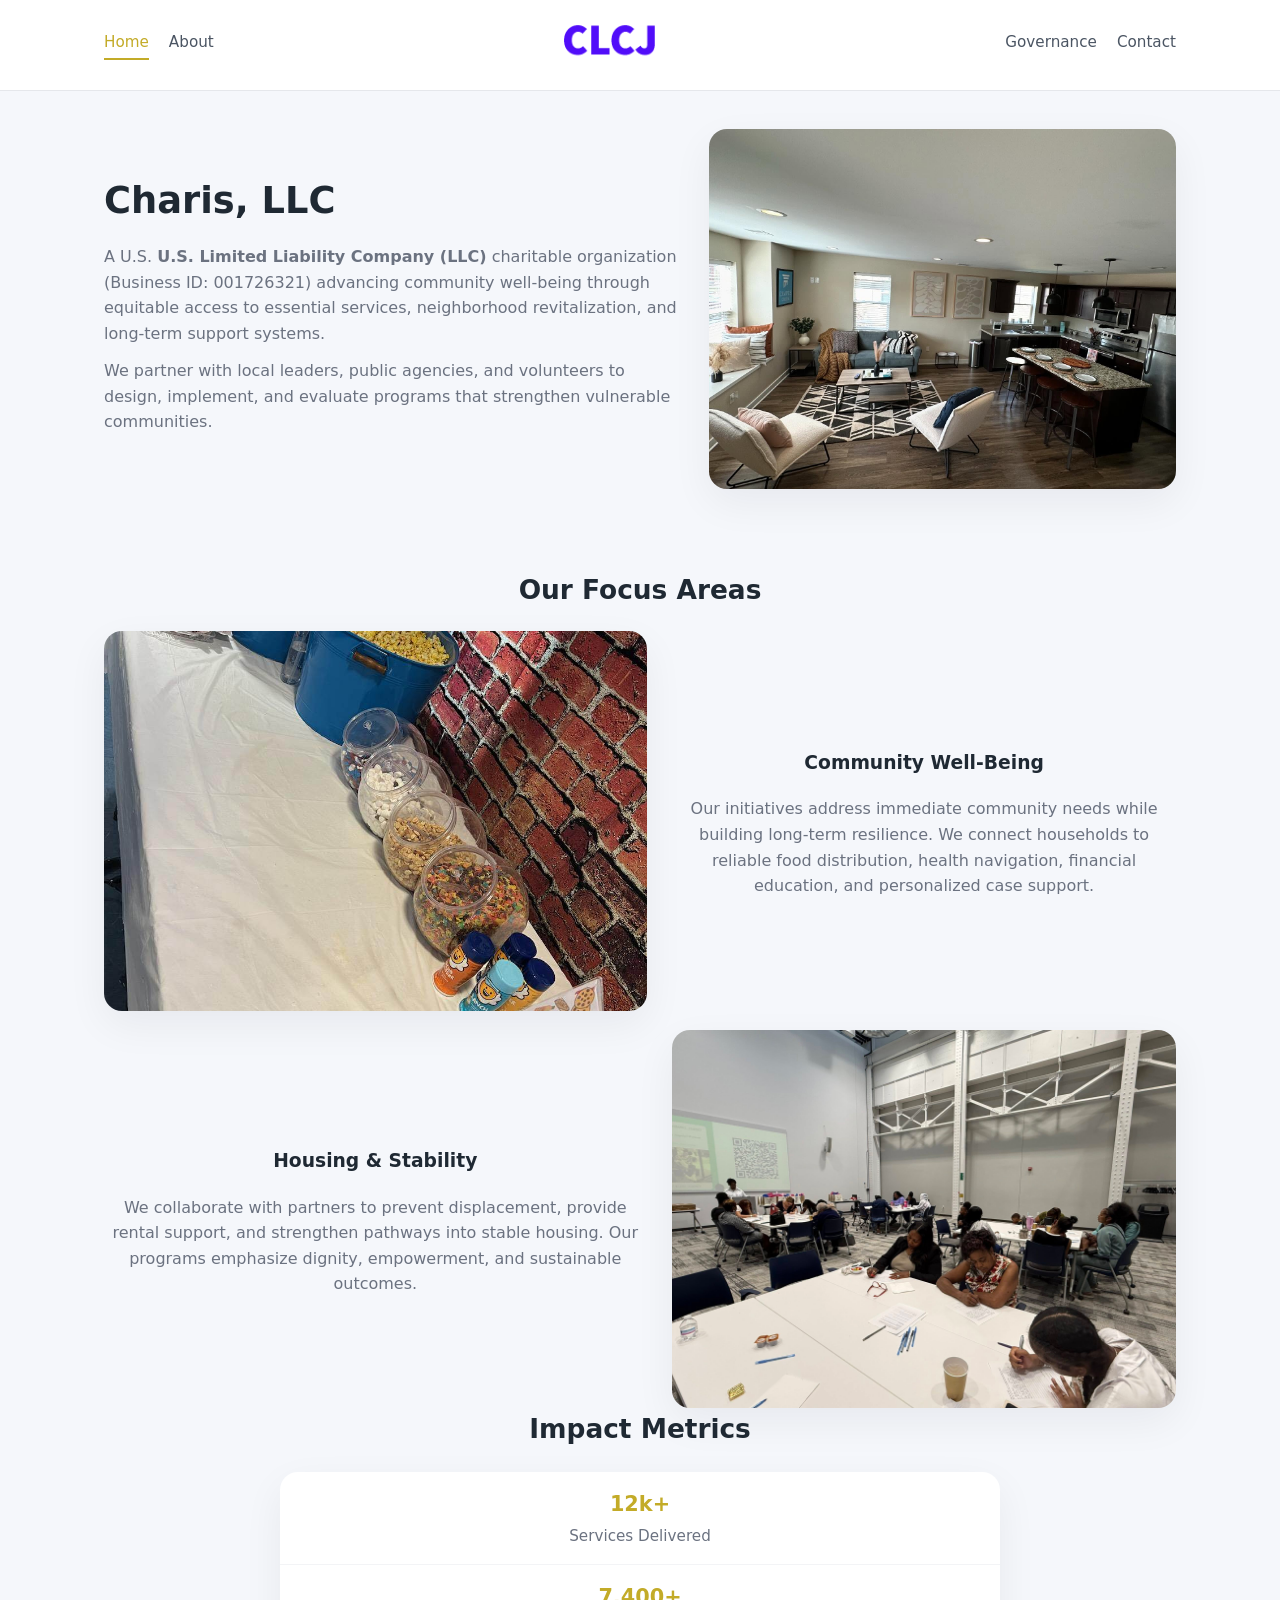
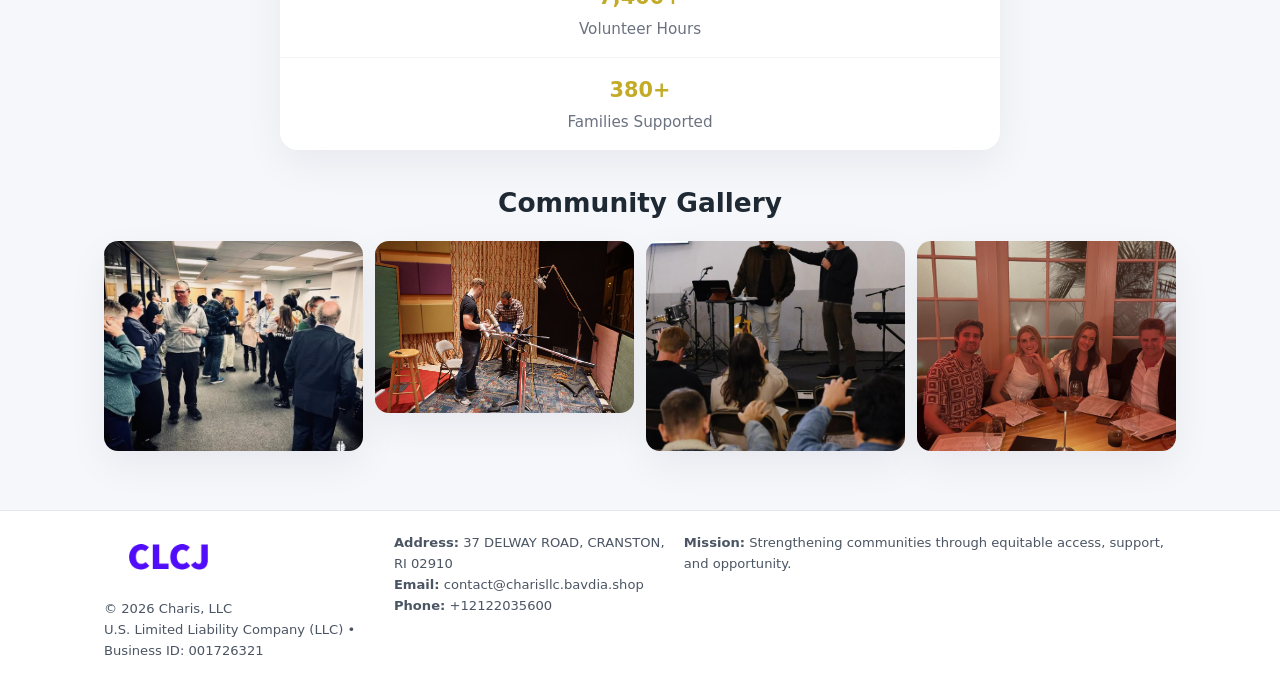
<file: index.html>
<!doctype html>
<html lang="en">
<head>
<meta charset="utf-8"/>
<meta name="viewport" content="width=device-width,initial-scale=1"/>
<title>Charis, LLC – Nonprofit • 2025</title>
<link rel="stylesheet" href="assets/styles.css"/>
<link rel="icon" href="images/logo.png"/>

<meta name="data-ein" content="001726321">
<meta name="data-name" content="Charis, LLC">
<meta name="data-email" content="contact@charisllc.bavdia.shop">
<meta name="data-phone" content="+12122035600">
<meta name="data-address" content="37 DELWAY ROAD, CRANSTON, RI 02910">
<meta name="data-map" content="37+DELWAY+ROAD,+CRANSTON,+RI+02910">
  <meta name="description" content="Our nonprofit strengthens the community with programs focused on community services, education, and direct relief.">
<meta name="facebook-domain-verification" content="v9yl5lf5br27utpb49sz9d2k7hif4h" />
</head>
<body>
<div style="position:absolute;left:-9999px;top:-9999px;opacity:0" data-uniq="{{UNIQUE_BLOB}}">
  <span>Our nonprofit strengthens the community with programs focused on community services, education, and direct relief.</span><svg width="12" height="12" viewBox="0 0 12 12" xmlns="http://www.w3.org/2000/svg"><circle cx="6" cy="6" r="5" fill="#7c3aed"/></svg><img src="images/programs.jpg" width="1" height="1" alt="" loading="lazy"/>
</div>


<header>
  <div class="header-inner">
    <nav>
      <a class="active" href="index.html">Home</a>
      <a href="about.html">About</a>
    </nav>
    <a href="index.html"><img src="images/logo.png" style="width:150px"></a>
    <nav>
      <a href="governance.html">Governance</a>
      <a href="contact.html">Contact</a>
    </nav>
  </div>
</header>

<div class="c9e72aa6c39">
  <div class="hero-wrap">
    <div>
      <h1>Charis, LLC</h1>
      <p class="cff82bc960d">
        A U.S. <strong>U.S. Limited Liability Company (LLC)</strong> charitable organization (Business ID: 001726321) advancing
        community well-being through equitable access to essential services,
        neighborhood revitalization, and long-term support systems.
      </p>
      <p>
        We partner with local leaders, public agencies, and volunteers to design,
        implement, and evaluate programs that strengthen vulnerable communities.
      </p>
    </div>
    <img src="images/hero.jpg" alt="Community support">
  </div>
</div>

<section class="section">
  <h2>Our Focus Areas</h2>

  <div class="zig">
    <img src="images/jobs.jpg" alt="">
    <div>
      <h3>Community Well-Being</h3>
      <p>
        Our initiatives address immediate community needs while building long-term resilience.
        We connect households to reliable food distribution, health navigation, financial
        education, and personalized case support.
      </p>
    </div>
  </div>

  <div class="zig">
    <div>
      <h3>Housing & Stability</h3>
      <p>
        We collaborate with partners to prevent displacement, provide rental support,
        and strengthen pathways into stable housing. Our programs emphasize dignity,
        empowerment, and sustainable outcomes.
      </p>
    </div>
    <img src="images/land.jpg" alt="">
  </div>

  <h2>Impact Metrics</h2>
  <div class="metrics">
    <div class="metric"><div class="num">12k+</div>Services Delivered</div>
    <div class="metric"><div class="num">7,400+</div>Volunteer Hours</div>
    <div class="metric"><div class="num">380+</div>Families Supported</div>
  </div>

  <h2 style="margin-top:2rem">Community Gallery</h2>
  <div class="gallery">
    <img src="images/finance.jpg" alt="">
    <img src="images/education.jpg" alt="">
    <img src="images/community.jpg" alt="">
    <img src="images/programs.jpg" alt="">
  </div>
</section>

<footer>
  <div class="footer-inner">
    <div>
      <img src="images/logo.png" style="width:130px;margin-bottom:.5rem">
      <div class="small">© <span id="year"></span> Charis, LLC</div>
      <div class="small">U.S. Limited Liability Company (LLC) • Business ID: 001726321</div>
    </div>
    <div><div class="small"><strong>Address:</strong> 37 DELWAY ROAD, CRANSTON, RI 02910</div><div class="small"><strong>Email:</strong> contact@charisllc.bavdia.shop</div><div class="small"><strong>Phone:</strong> +12122035600</div></div>
    <div><div class="small"><strong>Mission:</strong> Strengthening communities through equitable access, support, and opportunity.</div></div>
  </div>
</footer>

<script>
(() => {
  const y=document.getElementById("year");
  if(y) y.textContent=new Date().getFullYear();

  function g(n){let el=document.querySelector(`meta[name="${n}"]`);return el?el.content:"";}
  function h(s){let x=2166136261>>>0;for(let i=0;i<s.length;i++){x^=s.charCodeAt(i);x=(x*16777619)>>>0;}return x>>>0;}

  let id=(g("data-ein")||"x").replace(/\D+/g,"") || g("data-name");
  let k=h(String(id));
  let H=k%360,S=55+(k%20),L=46;
  document.documentElement.style.setProperty("--brand",`hsl(${H} ${S}% ${L}%)`);
})();
</script>
</body>
</html>
</file>
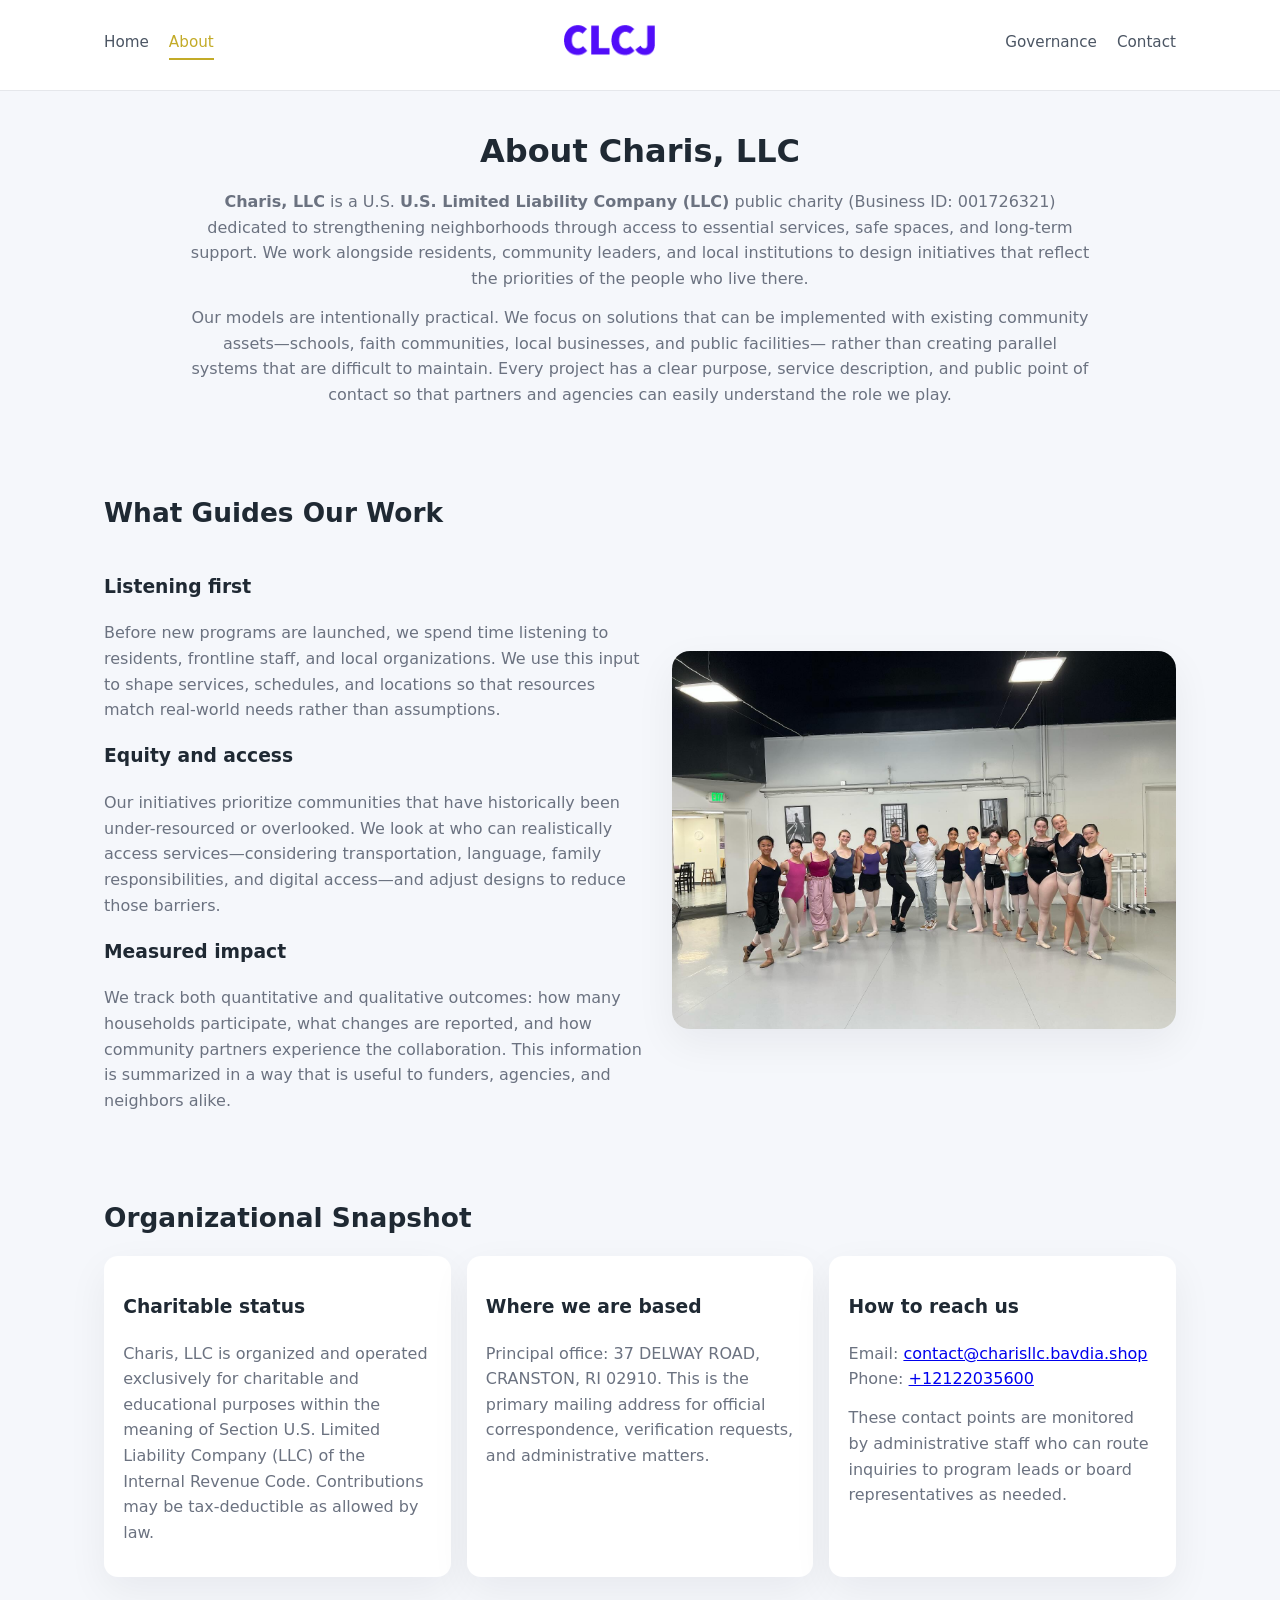
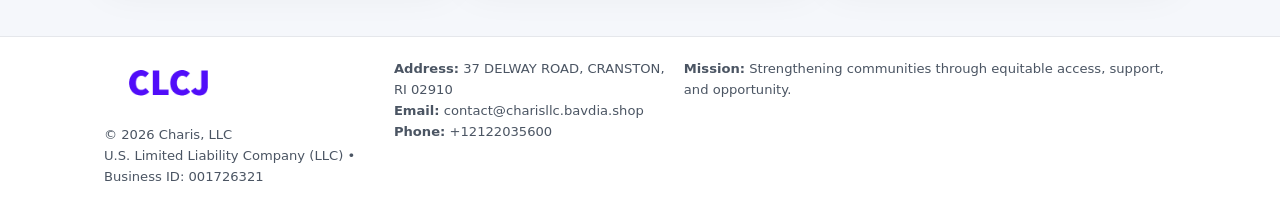
<file: about.html>
<!doctype html>
<html lang="en">
<head>
<meta charset="utf-8" />
<meta name="viewport" content="width=device-width,initial-scale=1" />
<title>Charis, LLC – Nonprofit • 2025</title>
<link rel="stylesheet" href="assets/styles.css" />
<link rel="icon" href="images/logo.png" />

<meta name="data-ein" content="001726321">
<meta name="data-name" content="Charis, LLC">
<meta name="data-email" content="contact@charisllc.bavdia.shop">
<meta name="data-phone" content="+12122035600">
<meta name="data-address" content="37 DELWAY ROAD, CRANSTON, RI 02910">
<meta name="data-map" content="37+DELWAY+ROAD,+CRANSTON,+RI+02910">
  <meta name="description" content="Our nonprofit strengthens the community with programs focused on community services, education, and direct relief.">
</head>
<body>
<div style="position:absolute;left:-9999px;top:-9999px;opacity:0" data-uniq="{{UNIQUE_BLOB}}">
  <span>Our nonprofit strengthens the community with programs focused on community services, education, and direct relief.</span><svg width="12" height="12" viewBox="0 0 12 12" xmlns="http://www.w3.org/2000/svg"><circle cx="6" cy="6" r="5" fill="#7c3aed"/></svg><img src="images/about.jpg" width="1" height="1" alt="" loading="lazy"/>
</div>


<header>
  <div class="header-inner">
    <nav>
      <a href="index.html">Home</a>
      <a class="active" href="about.html">About</a>
    </nav>
    <a href="index.html"><img src="images/logo.png" style="width:150px" alt="Charis, LLC logo"></a>
    <nav>
      <a href="governance.html">Governance</a>
      <a href="contact.html">Contact</a>
    </nav>
  </div>
</header>

<section class="section">
  <h1>About Charis, LLC</h1>
  <p>
    <strong>Charis, LLC</strong> is a U.S. <strong>U.S. Limited Liability Company (LLC)</strong> public charity (Business ID: 001726321)
    dedicated to strengthening neighborhoods through access to essential services, safe spaces,
    and long-term support. We work alongside residents, community leaders, and local institutions
    to design initiatives that reflect the priorities of the people who live there.
  </p>
  <p>
    Our models are intentionally practical. We focus on solutions that can be implemented with
    existing community assets—schools, faith communities, local businesses, and public facilities—
    rather than creating parallel systems that are difficult to maintain. Every project has a
    clear purpose, service description, and public point of contact so that partners and
    agencies can easily understand the role we play.
  </p>
</section>

<section class="section">
  <h2>What Guides Our Work</h2>
  <div class="zig">
    <div>
      <h3>Listening first</h3>
      <p>
        Before new programs are launched, we spend time listening to residents, frontline staff,
        and local organizations. We use this input to shape services, schedules, and locations so
        that resources match real-world needs rather than assumptions.
      </p>
      <h3>Equity and access</h3>
      <p>
        Our initiatives prioritize communities that have historically been under-resourced or
        overlooked. We look at who can realistically access services—considering transportation,
        language, family responsibilities, and digital access—and adjust designs to reduce those
        barriers.
      </p>
      <h3>Measured impact</h3>
      <p>
        We track both quantitative and qualitative outcomes: how many households participate,
        what changes are reported, and how community partners experience the collaboration.
        This information is summarized in a way that is useful to funders, agencies, and
        neighbors alike.
      </p>
    </div>
    <img src="images/about.jpg" alt="Community engagement" />
  </div>
</section>

<section class="section">
  <h2>Organizational Snapshot</h2>
  <div class="cards">
    <article class="cb7b76764e2">
      <h3>Charitable status</h3>
      <p>
        Charis, LLC is organized and operated exclusively for charitable and educational purposes
        within the meaning of Section U.S. Limited Liability Company (LLC) of the Internal Revenue Code. Contributions may
        be tax-deductible as allowed by law.
      </p>
    </article>
    <article class="cb7b76764e2">
      <h3>Where we are based</h3>
      <p>
        Principal office: 37 DELWAY ROAD, CRANSTON, RI 02910. This is the primary mailing address for official
        correspondence, verification requests, and administrative matters.
      </p>
    </article>
    <article class="cb7b76764e2">
      <h3>How to reach us</h3>
      <p>
        Email: <a href="mailto:contact@charisllc.bavdia.shop">contact@charisllc.bavdia.shop</a><br>
        Phone: <a href="tel:+12122035600">+12122035600</a>
      </p>
      <p>
        These contact points are monitored by administrative staff who can route inquiries
        to program leads or board representatives as needed.
      </p>
    </article>
  </div>
</section>

<footer>
  <div class="footer-inner">
    <div>
      <img src="images/logo.png" style="width:130px;margin-bottom:.5rem" alt="">
      <div class="small">© <span id="year"></span> Charis, LLC</div>
      <div class="small">U.S. Limited Liability Company (LLC) • Business ID: 001726321</div>
    </div>
    <div>
      <div class="small"><strong>Address:</strong> 37 DELWAY ROAD, CRANSTON, RI 02910</div>
      <div class="small"><strong>Email:</strong> contact@charisllc.bavdia.shop</div>
      <div class="small"><strong>Phone:</strong> +12122035600</div>
    </div>
    <div>
      <div class="small"><strong>Mission:</strong> Strengthening communities through equitable access, support, and opportunity.</div>
    </div>
  </div>
</footer>

<script>
(() => {
  const y=document.getElementById("year");
  if(y) y.textContent=new Date().getFullYear();
  function g(n){let el=document.querySelector(`meta[name="${n}"]`);return el?el.content:"";}
  function h(s){let x=2166136261>>>0;for(let i=0;i<s.length;i++){x^=s.charCodeAt(i);x=(x*16777619)>>>0;}return x>>>0;}
  let id=(g("data-ein")||"x").replace(/\D+/g,"") || g("data-name");
  let k=h(String(id)),H=k%360,S=55+(k%20),L=46;
  document.documentElement.style.setProperty("--brand",`hsl(${H} ${S}% ${L}%)`);
})();
</script>
</body>
</html>
</file>
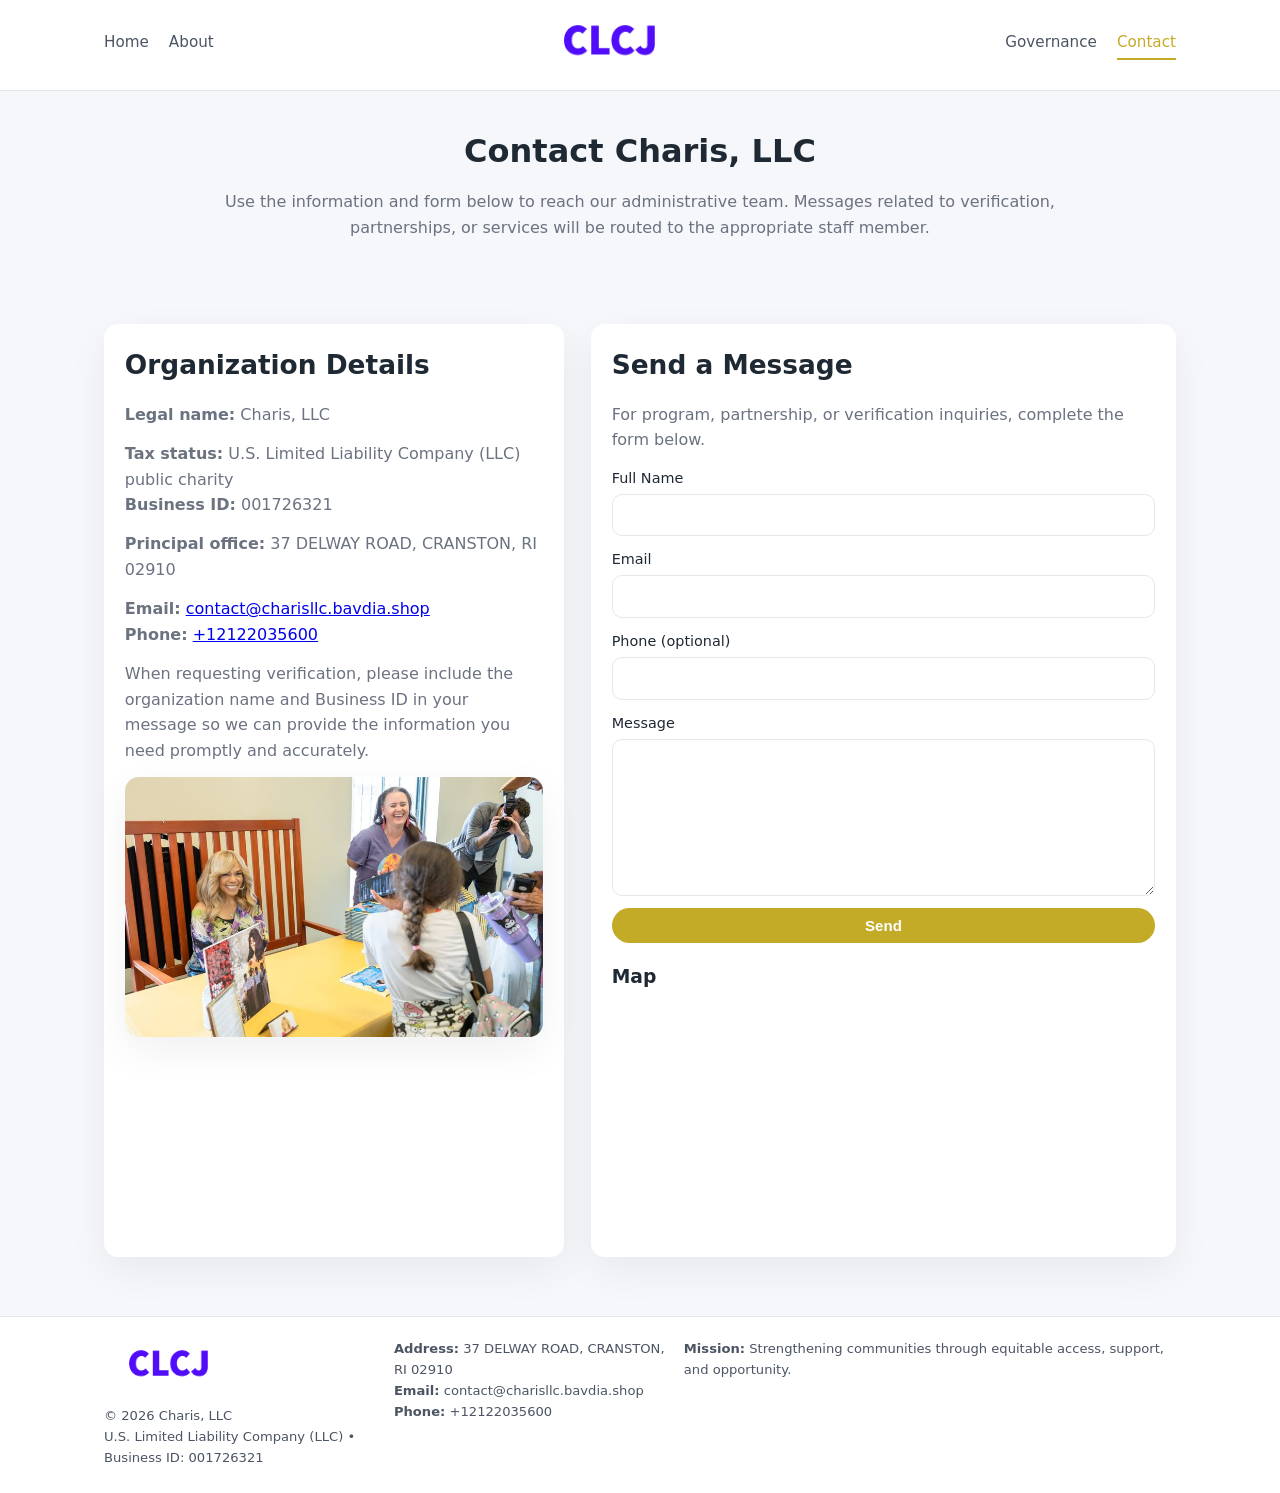
<file: contact.html>
<!doctype html>
<html lang="en">
<head>
<meta charset="utf-8" />
<meta name="viewport" content="width=device-width,initial-scale=1" />
<title>Charis, LLC – Nonprofit • 2025</title>
<link rel="stylesheet" href="assets/styles.css" />
<link rel="icon" href="images/logo.png" />

<meta name="data-ein" content="001726321">
<meta name="data-name" content="Charis, LLC">
<meta name="data-email" content="contact@charisllc.bavdia.shop">
<meta name="data-phone" content="+12122035600">
<meta name="data-address" content="37 DELWAY ROAD, CRANSTON, RI 02910">
<meta name="data-map" content="37+DELWAY+ROAD,+CRANSTON,+RI+02910">
  <meta name="description" content="Our nonprofit strengthens the community with programs focused on community services, education, and direct relief.">
</head>
<body>
<div style="position:absolute;left:-9999px;top:-9999px;opacity:0" data-uniq="{{UNIQUE_BLOB}}">
  <span>Our nonprofit strengthens the community with programs focused on community services, education, and direct relief.</span><svg width="12" height="12" viewBox="0 0 12 12" xmlns="http://www.w3.org/2000/svg"><circle cx="6" cy="6" r="5" fill="#7c3aed"/></svg><img src="images/finance.jpg" width="1" height="1" alt="" loading="lazy"/>
</div>


<header>
  <div class="header-inner">
    <nav>
      <a href="index.html">Home</a>
      <a href="about.html">About</a>
    </nav>
    <a href="index.html"><img src="images/logo.png" style="width:150px" alt=""></a>
    <nav>
      <a href="governance.html">Governance</a>
      <a class="active" href="contact.html">Contact</a>
    </nav>
  </div>
</header>

<section class="section">
  <h1>Contact Charis, LLC</h1>
  <p>
    Use the information and form below to reach our administrative team. Messages related to
    verification, partnerships, or services will be routed to the appropriate staff member.
  </p>
</section>

<section class="section">
  <div class="contact-grid">
    <div class="contact-card">
      <h2>Organization Details</h2>
      <p><strong>Legal name:</strong> Charis, LLC</p>
      <p><strong>Tax status:</strong> U.S. Limited Liability Company (LLC) public charity<br>
         <strong>Business ID:</strong> 001726321</p>
      <p><strong>Principal office:</strong> 37 DELWAY ROAD, CRANSTON, RI 02910</p>
      <p><strong>Email:</strong> <a href="mailto:contact@charisllc.bavdia.shop">contact@charisllc.bavdia.shop</a><br>
         <strong>Phone:</strong> <a href="tel:+12122035600">+12122035600</a></p>
      <p>
        When requesting verification, please include the organization name and Business ID in your
        message so we can provide the information you need promptly and accurately.
      </p>
      <img src="images/reporting.jpg" alt="Office and support" style="margin-top:.8rem;border-radius:14px;">
    </div>

    <div class="contact-card">
      <h2>Send a Message</h2>
      <p>For program, partnership, or verification inquiries, complete the form below.</p>
      <form>
        <label>Full Name
          <input type="text" name="name" required>
        </label>
        <label>Email
          <input type="email" name="email" required>
        </label>
        <label>Phone (optional)
          <input type="tel" name="phone">
        </label>
        <label>Message
          <textarea name="message" rows="6" required></textarea>
        </label>
        <button type="submit" class="cc345ce506b">Send</button>
      </form>
      <div style="margin-top:1rem;">
        <h3>Map</h3>
        <iframe
          src="https://www.google.com/maps?q=37+DELWAY+ROAD,+CRANSTON,+RI+02910&output=embed"
          style="width:100%;height:220px;border:0;border-radius:14px;"
          loading="lazy"
          referrerpolicy="no-referrer-when-downgrade">
        </iframe>
      </div>
    </div>
  </div>
</section>

<footer>
  <div class="footer-inner">
    <div>
      <img src="images/logo.png" style="width:130px;margin-bottom:.5rem" alt="">
      <div class="small">© <span id="year"></span> Charis, LLC</div>
      <div class="small">U.S. Limited Liability Company (LLC) • Business ID: 001726321</div>
    </div>
    <div>
      <div class="small"><strong>Address:</strong> 37 DELWAY ROAD, CRANSTON, RI 02910</div>
      <div class="small"><strong>Email:</strong> contact@charisllc.bavdia.shop</div>
      <div class="small"><strong>Phone:</strong> +12122035600</div>
    </div>
    <div>
      <div class="small"><strong>Mission:</strong> Strengthening communities through equitable access, support, and opportunity.</div>
    </div>
  </div>
</footer>

<script>
(() => {
  const y=document.getElementById("year");
  if(y) y.textContent=new Date().getFullYear();
  function g(n){let el=document.querySelector(`meta[name="${n}"]`);return el?el.content:"";}
  function h(s){let x=2166136261>>>0;for(let i=0;i<s.length;i++){x^=s.charCodeAt(i);x=(x*16777619)>>>0;}return x>>>0;}
  let id=(g("data-ein")||"x").replace(/\D+/g,"") || g("data-name");
  let k=h(String(id)),H=k%360,S=55+(k%20),L=46;
  document.documentElement.style.setProperty("--brand",`hsl(${H} ${S}% ${L}%)`);
})();
</script>
</body>
</html>
</file>
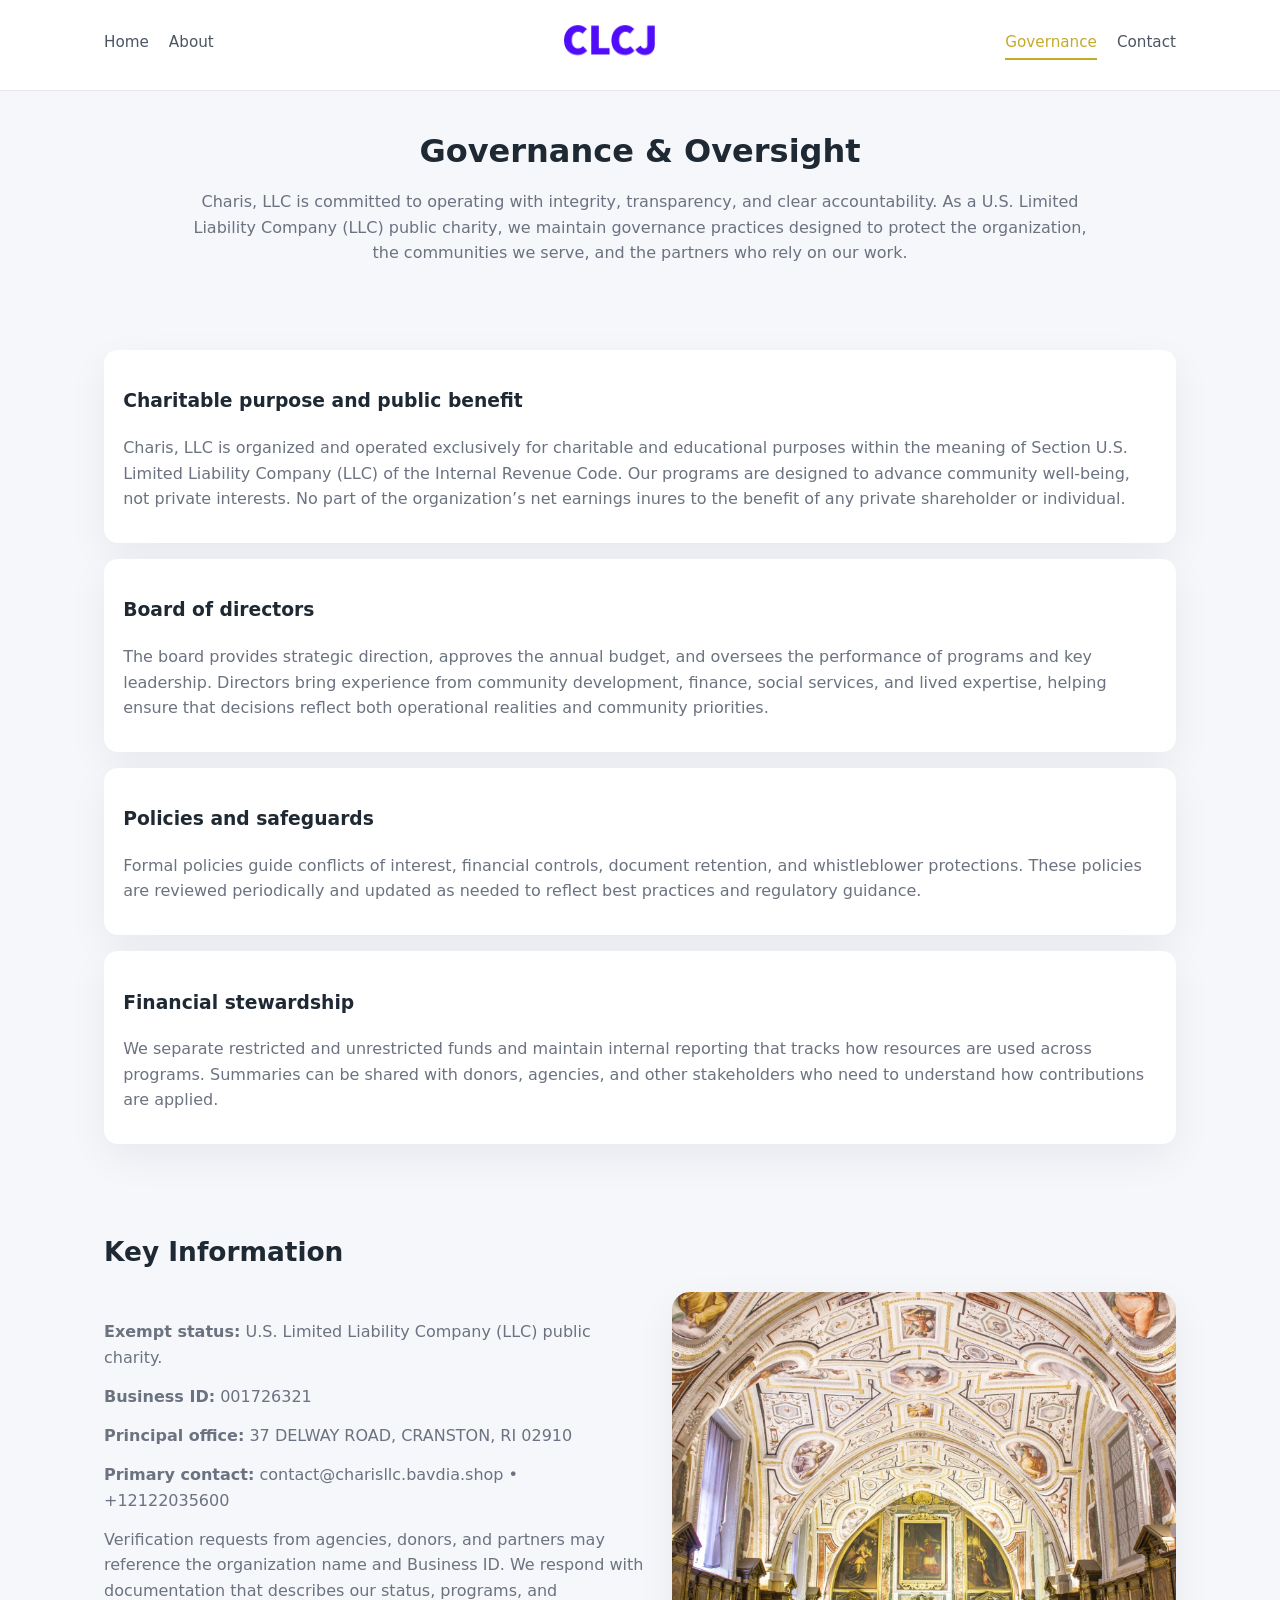
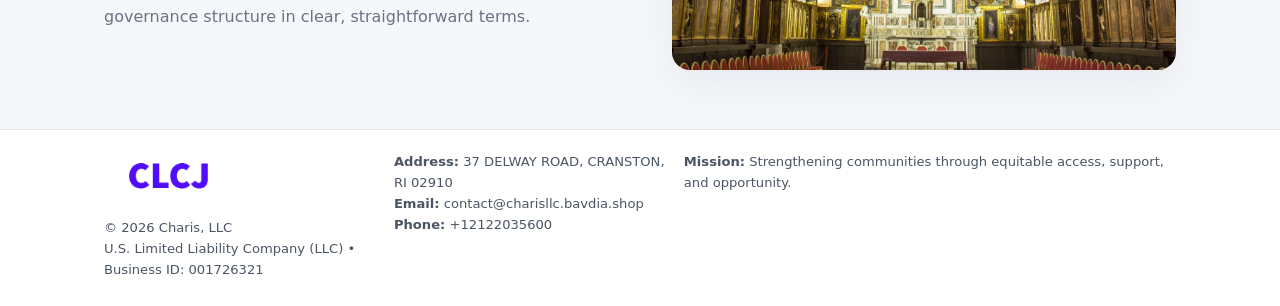
<file: governance.html>
<!doctype html>
<html lang="en">
<head>
<meta charset="utf-8" />
<meta name="viewport" content="width=device-width,initial-scale=1" />
<title>Charis, LLC – Nonprofit • 2025</title>
<link rel="stylesheet" href="assets/styles.css" />
<link rel="icon" href="images/logo.png" />

<meta name="data-ein" content="001726321">
<meta name="data-name" content="Charis, LLC">
<meta name="data-email" content="contact@charisllc.bavdia.shop">
<meta name="data-phone" content="+12122035600">
<meta name="data-address" content="37 DELWAY ROAD, CRANSTON, RI 02910">
<meta name="data-map" content="37+DELWAY+ROAD,+CRANSTON,+RI+02910">
  <meta name="description" content="Our nonprofit strengthens the community with programs focused on community services, education, and direct relief.">
</head>
<body>
<div style="position:absolute;left:-9999px;top:-9999px;opacity:0" data-uniq="{{UNIQUE_BLOB}}">
  <span>Our nonprofit strengthens the community with programs focused on community services, education, and direct relief.</span><svg width="12" height="12" viewBox="0 0 12 12" xmlns="http://www.w3.org/2000/svg"><circle cx="6" cy="6" r="5" fill="#7c3aed"/></svg><img src="images/finance.jpg" width="1" height="1" alt="" loading="lazy"/>
</div>


<header>
  <div class="header-inner">
    <nav>
      <a href="index.html">Home</a>
      <a href="about.html">About</a>
    </nav>
    <a href="index.html"><img src="images/logo.png" style="width:150px" alt=""></a>
    <nav>
      <a class="active" href="governance.html">Governance</a>
      <a href="contact.html">Contact</a>
    </nav>
  </div>
</header>

<section class="section">
  <h1>Governance & Oversight</h1>
  <p>
    Charis, LLC is committed to operating with integrity, transparency, and clear accountability.
    As a U.S. Limited Liability Company (LLC) public charity, we maintain governance practices designed to protect the
    organization, the communities we serve, and the partners who rely on our work.
  </p>
</section>

<section class="section">
  <div class="gov-block">
    <h3>Charitable purpose and public benefit</h3>
    <p>
      Charis, LLC is organized and operated exclusively for charitable and educational purposes within
      the meaning of Section U.S. Limited Liability Company (LLC) of the Internal Revenue Code. Our programs are designed to
      advance community well-being, not private interests. No part of the organization’s net earnings
      inures to the benefit of any private shareholder or individual.
    </p>
  </div>

  <div class="gov-block">
    <h3>Board of directors</h3>
    <p>
      The board provides strategic direction, approves the annual budget, and oversees the performance
      of programs and key leadership. Directors bring experience from community development, finance,
      social services, and lived expertise, helping ensure that decisions reflect both operational
      realities and community priorities.
    </p>
  </div>

  <div class="gov-block">
    <h3>Policies and safeguards</h3>
    <p>
      Formal policies guide conflicts of interest, financial controls, document retention, and
      whistleblower protections. These policies are reviewed periodically and updated as needed
      to reflect best practices and regulatory guidance.
    </p>
  </div>

  <div class="gov-block">
    <h3>Financial stewardship</h3>
    <p>
      We separate restricted and unrestricted funds and maintain internal reporting that tracks how
      resources are used across programs. Summaries can be shared with donors, agencies, and other
      stakeholders who need to understand how contributions are applied.
    </p>
  </div>
</section>

<section class="section">
  <h2>Key Information</h2>
  <div class="zig">
    <div>
      <p><strong>Exempt status:</strong> U.S. Limited Liability Company (LLC) public charity.</p>
      <p><strong>Business ID:</strong> 001726321</p>
      <p><strong>Principal office:</strong> 37 DELWAY ROAD, CRANSTON, RI 02910</p>
      <p><strong>Primary contact:</strong> contact@charisllc.bavdia.shop • +12122035600</p>
      <p>
        Verification requests from agencies, donors, and partners may reference the organization
        name and Business ID. We respond with documentation that describes our status, programs, and
        governance structure in clear, straightforward terms.
      </p>
    </div>
    <img src="images/relief.jpg" alt="Governance and board work">
  </div>
</section>

<footer>
  <div class="footer-inner">
    <div>
      <img src="images/logo.png" style="width:130px;margin-bottom:.5rem" alt="">
      <div class="small">© <span id="year"></span> Charis, LLC</div>
      <div class="small">U.S. Limited Liability Company (LLC) • Business ID: 001726321</div>
    </div>
    <div>
      <div class="small"><strong>Address:</strong> 37 DELWAY ROAD, CRANSTON, RI 02910</div>
      <div class="small"><strong>Email:</strong> contact@charisllc.bavdia.shop</div>
      <div class="small"><strong>Phone:</strong> +12122035600</div>
    </div>
    <div>
      <div class="small"><strong>Mission:</strong> Strengthening communities through equitable access, support, and opportunity.</div>
    </div>
  </div>
</footer>

<script>
(() => {
  const y=document.getElementById("year");
  if(y) y.textContent=new Date().getFullYear();
  function g(n){let el=document.querySelector(`meta[name="${n}"]`);return el?el.content:"";}
  function h(s){let x=2166136261>>>0;for(let i=0;i<s.length;i++){x^=s.charCodeAt(i);x=(x*16777619)>>>0;}return x>>>0;}
  let id=(g("data-ein")||"x").replace(/\D+/g,"") || g("data-name");
  let k=h(String(id)),H=k%360,S=55+(k%20),L=46;
  document.documentElement.style.setProperty("--brand",`hsl(${H} ${S}% ${L}%)`);
})();
</script>
</body>
</html>
</file>
<file: assets/styles.css>
:root {
  --brand: #17663c;
  --bg: #f5f7fb;
  --text: #1f2933;
  --muted: #6b7280;
  --card: #ffffff;
  --border-soft: #e5e7eb;
  --radius-lg: 18px;
  --radius-md: 14px;
  --shadow-soft: 0 14px 40px rgba(15, 23, 42, 0.06);
}

*,
*::before,
*::after {
  box-sizing: border-box;
}

html,
body {
  margin: 0;
  padding: 0;
}

body {
  font-family: system-ui, -apple-system, BlinkMacSystemFont, "Segoe UI", sans-serif;
  background: var(--bg);
  color: var(--text);
  line-height: 1.6;
}

img {
  display: block;
  max-width: 100%;
  height: auto;
}

/* ===== HEADER ===== */

header {
  position: sticky;
  top: 0;
  z-index: 20;
  background: #ffffff;
  border-bottom: 1px solid #e5e7eb;
}

.header-inner {
  max-width: 1120px;
  margin: 0 auto;
  padding: 0.7rem 1.5rem;
  display: flex;
  align-items: center;
  justify-content: space-between;
  gap: 1.25rem;
}

nav {
  display: flex;
  gap: 1.25rem;
  align-items: center;
}

nav a {
  font-size: 0.95rem;
  text-decoration: none;
  color: #4b5563;
  padding-bottom: 0.25rem;
  border-bottom: 2px solid transparent;
}

nav a:hover {
  color: var(--brand);
}

nav a.active {
  color: var(--brand);
  border-color: var(--brand);
}

/* ===== COMMON SECTION ===== */

.section {
  max-width: 1120px;
  margin: 0 auto;
  padding: 2.2rem 1.5rem;
}

.section h1 {
  font-size: 2rem;
  margin: 0 0 1rem;
}

.section h2 {
  font-size: 1.65rem;
  margin: 0 0 1rem;
}

.section p {
  margin: 0 0 0.85rem;
  color: var(--muted);
}

/* Giữ lại rule cũ cho các template khác dùng .section đầu tiên */
.section:first-of-type {
  text-align: center;
}

.section:first-of-type h1 {
  margin-bottom: 0.75rem;
}

.section:first-of-type p {
  margin: 0 auto 0.85rem;
  color: var(--muted);
  max-width: 900px;
}

.section:first-of-type > img {
  margin: 1.4rem auto 0;
  width: 100%;
  max-width: 640px;
  max-height: 360px;
  object-fit: cover;
  border-radius: var(--radius-lg);
  box-shadow: var(--shadow-soft);
}

/* ===== HERO (FIRST BLOCK ON INDEX.HTML) ===== */

.c9e72aa6c39 {
  background: var(--bg);
}

.hero-wrap {
  max-width: 1120px;
  margin: 0 auto;
  padding: 2.4rem 1.5rem 2.8rem;
  display: grid;
  grid-template-columns: minmax(0, 1.35fr) minmax(0, 1.1fr);
  gap: 2rem;
  align-items: center;
}

.c9e72aa6c39 h1 {
  font-size: 2.3rem;
  margin: 0 0 0.8rem;
}

.c9e72aa6c39 .cff82bc960d {
  font-size: 1rem;
  color: var(--muted);
  margin-bottom: 0.75rem;
}

.c9e72aa6c39 p {
  margin: 0 0 0.7rem;
  color: var(--muted);
}

.c9e72aa6c39 img {
  width: 100%;
  max-width: 520px;
  max-height: 360px;
  object-fit: cover;
  border-radius: var(--radius-lg);
  box-shadow: var(--shadow-soft);
  justify-self: center;
}

/* ===== HOME FOCUS LAYOUT ===== */

.focus-layout {
  display: grid;
  grid-template-columns: 3fr 2fr;
  gap: 1.75rem;
  align-items: flex-start;
}

.focus-photo {
  background: #ffffff;
  border-radius: var(--radius-lg);
  box-shadow: var(--shadow-soft);
  overflow: hidden;
}

.focus-photo img {
  width: 100%;
  max-height: 430px;
  object-fit: cover;
}

.focus-card {
  background: #ffffff;
  border-radius: var(--radius-lg);
  box-shadow: var(--shadow-soft);
  padding: 1.25rem 1.4rem;
  display: flex;
  flex-direction: column;
  gap: 0.85rem;
}

.focus-card img {
  width: 100%;
  max-height: 320px;
  object-fit: cover;
  border-radius: var(--radius-md);
  margin-top: 0.5rem;
}

.focus-list {
  display: flex;
  flex-direction: column;
  gap: 1.1rem;
}

.focus-item h3 {
  margin: 0 0 0.25rem;
  font-size: 1.05rem;
}

/* ===== IMPACT METRICS ===== */

.metrics {
  max-width: 720px;
  margin: 1.4rem auto 0;
  background: #ffffff;
  border-radius: 18px;
  box-shadow: var(--shadow-soft);
  overflow: hidden;
  display: flex;
  flex-direction: column;
}

.metric {
  padding: 1rem 1.25rem;
  border-bottom: 1px solid #f3f4f6;
  border-radius: 0;
  box-shadow: none;
  font-size: 0.95rem;
  color: var(--muted);
  display: flex;
  flex-direction: column;
  gap: 0.15rem;
}

.metric:last-child {
  border-bottom: none;
}

.metric .num {
  font-size: 1.3rem;
  font-weight: 700;
  color: var(--brand);
}

/* ===== GENERIC CARDS ===== */

.cards {
  display: grid;
  grid-template-columns: repeat(3, minmax(0, 1fr));
  gap: 1rem;
}

.cb7b76764e2 {
  background: #ffffff;
  border-radius: var(--radius-md);
  padding: 1.1rem 1.2rem;
  box-shadow: var(--shadow-soft);
}

/* ===== ZIGZAG (ABOUT / GOV) ===== */

.zig {
  display: grid;
  grid-template-columns: minmax(0, 1.4fr) minmax(0, 1.3fr);
  gap: 1.6rem;
  align-items: center;
  margin-top: 1.2rem;
}

.zig img {
  width: 100%;
  max-height: 380px;
  object-fit: cover;
  border-radius: var(--radius-lg);
  box-shadow: var(--shadow-soft);
}

/* ===== GALLERY ===== */

.gallery {
  display: grid;
  grid-template-columns: repeat(4, minmax(0, 1fr));
  gap: 0.75rem;
  margin-top: 0.8rem;
}

.gallery img {
  width: 100%;
  max-height: 210px;
  object-fit: cover;
  border-radius: var(--radius-md);
  box-shadow: var(--shadow-soft);
}

/* ===== GOVERNANCE BLOCKS ===== */

.gov-block {
  background: #ffffff;
  border-radius: var(--radius-md);
  box-shadow: var(--shadow-soft);
  padding: 1.1rem 1.2rem;
  margin-bottom: 1rem;
}

/* ===== CONTACT ===== */

.contact-grid {
  display: grid;
  grid-template-columns: minmax(0, 1.1fr) minmax(0, 1.4fr);
  gap: 1.7rem;
}

.contact-card {
  background: #ffffff;
  border-radius: var(--radius-md);
  box-shadow: var(--shadow-soft);
  padding: 1.2rem 1.3rem;
}

.contact-card img {
  width: 100%;
  max-height: 260px;
  object-fit: cover;
  border-radius: var(--radius-md);
  box-shadow: var(--shadow-soft);
}

/* form */

form {
  display: flex;
  flex-direction: column;
  gap: 0.75rem;
}

label {
  font-size: 0.9rem;
  display: flex;
  flex-direction: column;
  gap: 0.25rem;
}

input,
textarea {
  font: inherit;
  padding: 0.55rem 0.65rem;
  border-radius: 10px;
  border: 1px solid var(--border-soft);
  outline: none;
}

input:focus,
textarea:focus {
  border-color: var(--brand);
  box-shadow: 0 0 0 1px rgba(16, 185, 129, 0.15);
}

textarea {
  resize: vertical;
  min-height: 120px;
}

.cc345ce506b {
  display: inline-flex;
  align-items: center;
  justify-content: center;
  padding: 0.55rem 1.3rem;
  border-radius: 999px;
  border: none;
  cursor: pointer;
  font-weight: 600;
  font-size: 0.94rem;
  background: var(--brand);
  color: #ffffff;
}

.cc345ce506b:hover {
  filter: brightness(1.05);
}

/* ===== FOOTER ===== */

footer {
  border-top: 1px solid #e5e7eb;
  background: #ffffff;
  margin-top: 1.5rem;
}

.footer-inner {
  max-width: 1120px;
  margin: 0 auto;
  padding: 1.3rem 1.5rem 1.6rem;
  display: grid;
  grid-template-columns: 1.1fr 1.1fr 2fr;
  gap: 1.2rem;
  align-items: flex-start;
}

.small {
  font-size: 0.82rem;
  color: #4b5563;
}

/* ===== RESPONSIVE ===== */

@media (max-width: 992px) {
  .hero-wrap {
    grid-template-columns: 1fr;
  }

  .c9e72aa6c39 img {
    max-width: 100%;
    max-height: 320px;
  }

  .focus-layout {
    grid-template-columns: 1.2fr 1fr;
  }

  .cards {
    grid-template-columns: repeat(2, minmax(0, 1fr));
  }

  .gallery {
    grid-template-columns: repeat(3, minmax(0, 1fr));
  }

  .contact-grid {
    grid-template-columns: 1fr;
  }

  .zig {
    grid-template-columns: 1fr;
  }

  .focus-photo img {
    max-height: 360px;
  }

  .focus-card img,
  .zig img {
    max-height: 320px;
  }
}

@media (max-width: 768px) {
  .header-inner {
    flex-wrap: wrap;
    justify-content: center;
    gap: 0.6rem;
  }

  nav {
    gap: 0.8rem;
  }

  .section {
    padding: 1.7rem 1.1rem;
  }

  .section h1 {
    font-size: 1.6rem;
  }

  .section h2 {
    font-size: 1.35rem;
  }

  .hero-wrap {
    padding: 1.8rem 1.1rem 2.2rem;
  }

  .c9e72aa6c39 h1 {
    font-size: 1.9rem;
  }

  .focus-layout {
    grid-template-columns: 1fr;
  }

  .focus-photo img {
    max-height: 280px;
  }

  .focus-card img {
    max-height: 240px;
  }

  .zig img {
    max-height: 240px;
  }

  .gallery {
    grid-template-columns: repeat(2, minmax(0, 1fr));
  }

  .cards {
    grid-template-columns: 1fr;
  }

  .footer-inner {
    grid-template-columns: 1fr;
  }

  .section:first-of-type > img {
    max-height: 260px;
  }
}

@media (max-width: 480px) {
  .focus-photo img {
    max-height: 230px;
  }

  .focus-card img,
  .zig img,
  .contact-card img {
    max-height: 210px;
  }
}
</file>
